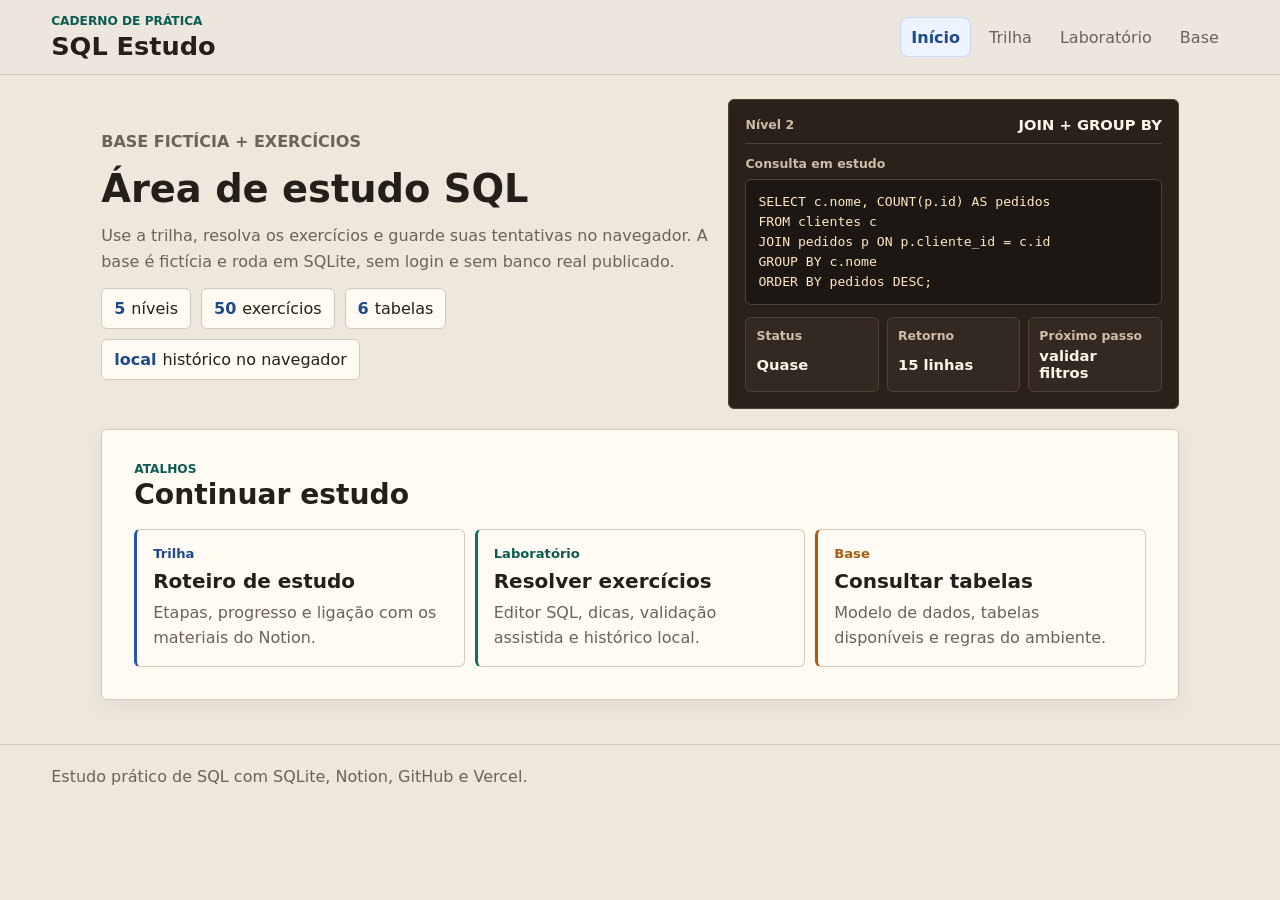
<file: index.html>
<!doctype html>
<html lang="pt-BR">
  <head>
    <meta charset="utf-8">
    <meta name="viewport" content="width=device-width, initial-scale=1">
    <meta
      name="description"
      content="Ambiente web de estudos SQL com trilha, laboratório e base de referência."
    >
    <title>SQL Estudo | Início</title>
    <link rel="icon" href="favicon.svg" type="image/svg+xml">
    <link rel="stylesheet" href="styles.css">
  </head>
  <body data-page="home">
    <header class="topbar">
      <div>
        <p class="eyebrow">Caderno de prática</p>
        <h1>SQL Estudo</h1>
      </div>
      <nav aria-label="Navegação principal">
        <a href="index.html">Início</a>
        <a href="trilha.html">Trilha</a>
        <a href="laboratorio.html">Laboratório</a>
        <a href="base.html">Base</a>
      </nav>
    </header>

    <main>
      <section class="overview" aria-labelledby="overview-title">
        <div class="overview-copy">
          <p class="eyebrow">Base fictícia + exercícios</p>
          <h2 id="overview-title">Área de estudo SQL</h2>
          <p>
            Use a trilha, resolva os exercícios e guarde suas tentativas no
            navegador. A base é fictícia e roda em SQLite, sem login e sem
            banco real publicado.
          </p>
          <div class="metrics" aria-label="Resumo do plano">
            <span><strong>5</strong> níveis</span>
            <span><strong>50</strong> exercícios</span>
            <span><strong>6</strong> tabelas</span>
            <span><strong>local</strong> histórico no navegador</span>
          </div>
        </div>
        <div class="study-preview" aria-label="Prévia de uma sessão de estudo">
          <div class="preview-header">
            <span>Nível 2</span>
            <strong>JOIN + GROUP BY</strong>
          </div>
          <div class="query-card">
            <span>Consulta em estudo</span>
            <pre><code>SELECT c.nome, COUNT(p.id) AS pedidos
FROM clientes c
JOIN pedidos p ON p.cliente_id = c.id
GROUP BY c.nome
ORDER BY pedidos DESC;</code></pre>
          </div>
          <div class="mini-result">
            <div>
              <span>Status</span>
              <strong>Quase</strong>
            </div>
            <div>
              <span>Retorno</span>
              <strong>15 linhas</strong>
            </div>
            <div>
              <span>Próximo passo</span>
              <strong>validar filtros</strong>
            </div>
          </div>
        </div>
      </section>

      <section class="section-band" aria-labelledby="areas-title">
        <div class="section-heading">
          <div>
            <p class="eyebrow">Atalhos</p>
            <h2 id="areas-title">Continuar estudo</h2>
          </div>
        </div>
        <div class="home-grid">
          <a class="home-card" href="trilha.html">
            <span>Trilha</span>
            <h3>Roteiro de estudo</h3>
            <p>Etapas, progresso e ligação com os materiais do Notion.</p>
          </a>
          <a class="home-card" href="laboratorio.html">
            <span>Laboratório</span>
            <h3>Resolver exercícios</h3>
            <p>Editor SQL, dicas, validação assistida e histórico local.</p>
          </a>
          <a class="home-card" href="base.html">
            <span>Base</span>
            <h3>Consultar tabelas</h3>
            <p>Modelo de dados, tabelas disponíveis e regras do ambiente.</p>
          </a>
        </div>
      </section>
    </main>

    <footer>
      <span>Estudo prático de SQL com SQLite, Notion, GitHub e Vercel.</span>
    </footer>

    <script src="app.js"></script>
  </body>
</html>
</file>
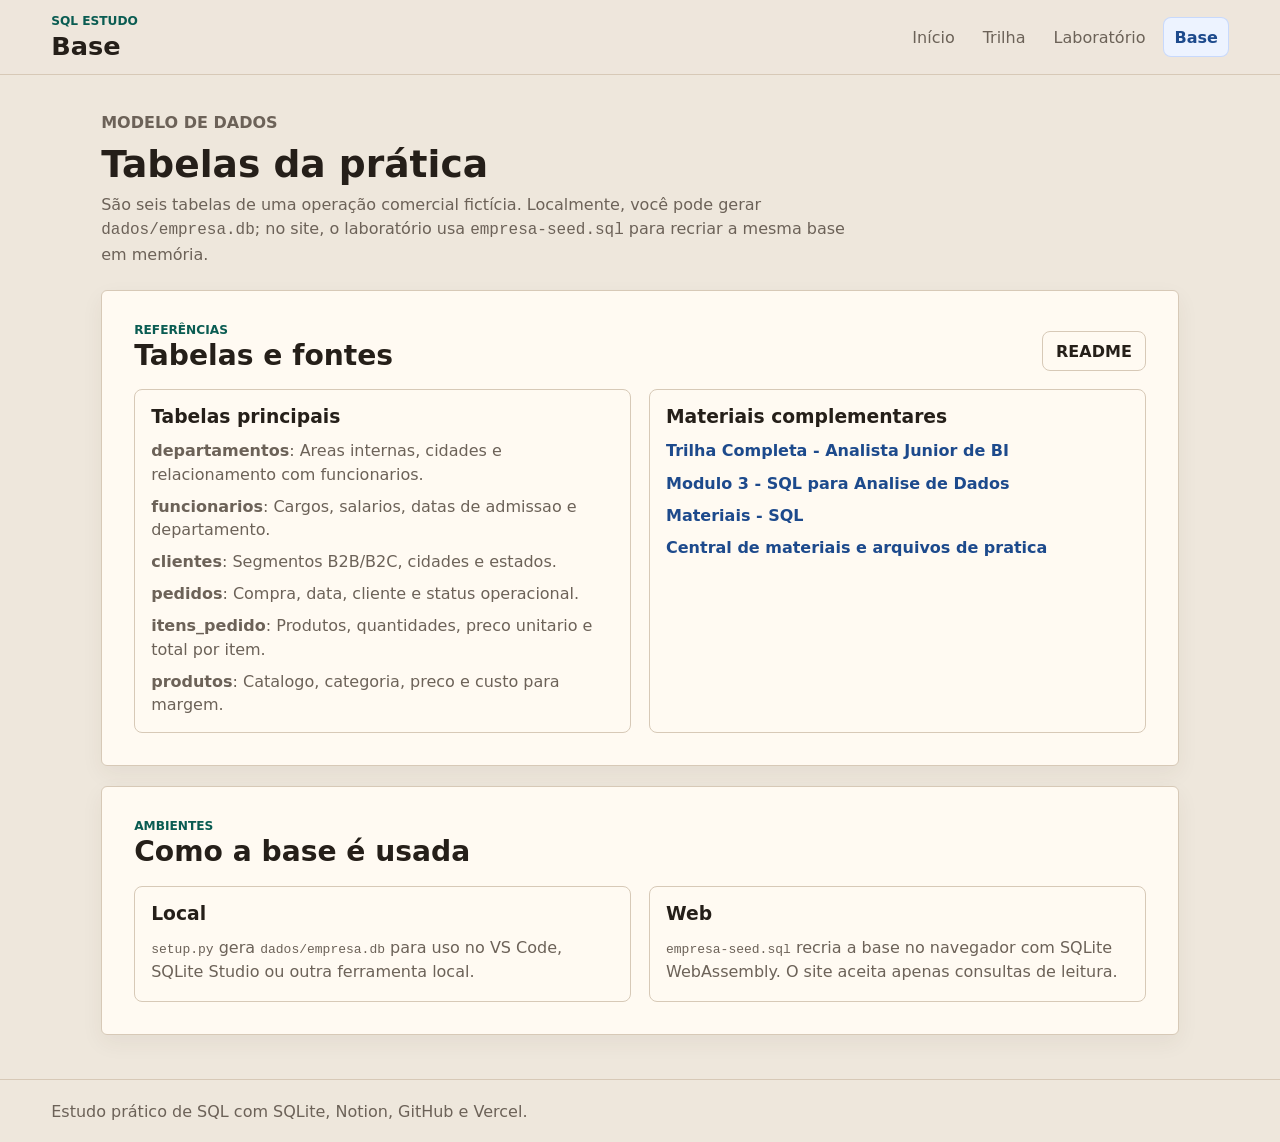
<file: base.html>
<!doctype html>
<html lang="pt-BR">
  <head>
    <meta charset="utf-8">
    <meta name="viewport" content="width=device-width, initial-scale=1">
    <meta name="description" content="Modelo de dados e referências da base SQL de estudo.">
    <title>SQL Estudo | Base</title>
    <link rel="icon" href="favicon.svg" type="image/svg+xml">
    <link rel="stylesheet" href="styles.css">
  </head>
  <body data-page="base">
    <header class="topbar">
      <div>
        <p class="eyebrow">SQL Estudo</p>
        <h1>Base</h1>
      </div>
      <nav aria-label="Navegação principal">
        <a href="index.html">Início</a>
        <a href="trilha.html">Trilha</a>
        <a href="laboratorio.html">Laboratório</a>
        <a href="base.html">Base</a>
      </nav>
    </header>

    <main>
      <section class="page-hero" aria-labelledby="base-hero-title">
        <p class="eyebrow">Modelo de dados</p>
        <h2 id="base-hero-title">Tabelas da prática</h2>
        <p>
          São seis tabelas de uma operação comercial fictícia. Localmente,
          você pode gerar <code>dados/empresa.db</code>; no site, o laboratório usa
          <code>empresa-seed.sql</code>
          para recriar a mesma base em memória.
        </p>
      </section>

      <section id="base" class="section-band" aria-labelledby="base-title">
        <div class="section-heading">
          <div>
            <p class="eyebrow">Referências</p>
            <h2 id="base-title">Tabelas e fontes</h2>
          </div>
          <a class="ghost-button" href="README.md">README</a>
        </div>
        <div class="reference-grid">
          <div>
            <h3>Tabelas principais</h3>
            <ul id="table-list"></ul>
          </div>
          <div>
            <h3>Materiais complementares</h3>
            <ul id="source-list"></ul>
          </div>
        </div>
      </section>

      <section class="section-band" aria-labelledby="ambientes-title">
        <div class="section-heading">
          <div>
            <p class="eyebrow">Ambientes</p>
            <h2 id="ambientes-title">Como a base é usada</h2>
          </div>
        </div>
        <div class="reference-grid">
          <div>
            <h3>Local</h3>
            <p>
              <code>setup.py</code> gera <code>dados/empresa.db</code> para
              uso no VS Code, SQLite Studio ou outra ferramenta local.
            </p>
          </div>
          <div>
            <h3>Web</h3>
            <p>
              <code>empresa-seed.sql</code> recria a base no navegador com
              SQLite WebAssembly. O site aceita apenas consultas de leitura.
            </p>
          </div>
        </div>
      </section>
    </main>

    <footer>
      <span>Estudo prático de SQL com SQLite, Notion, GitHub e Vercel.</span>
    </footer>

    <script src="app.js"></script>
  </body>
</html>
</file>
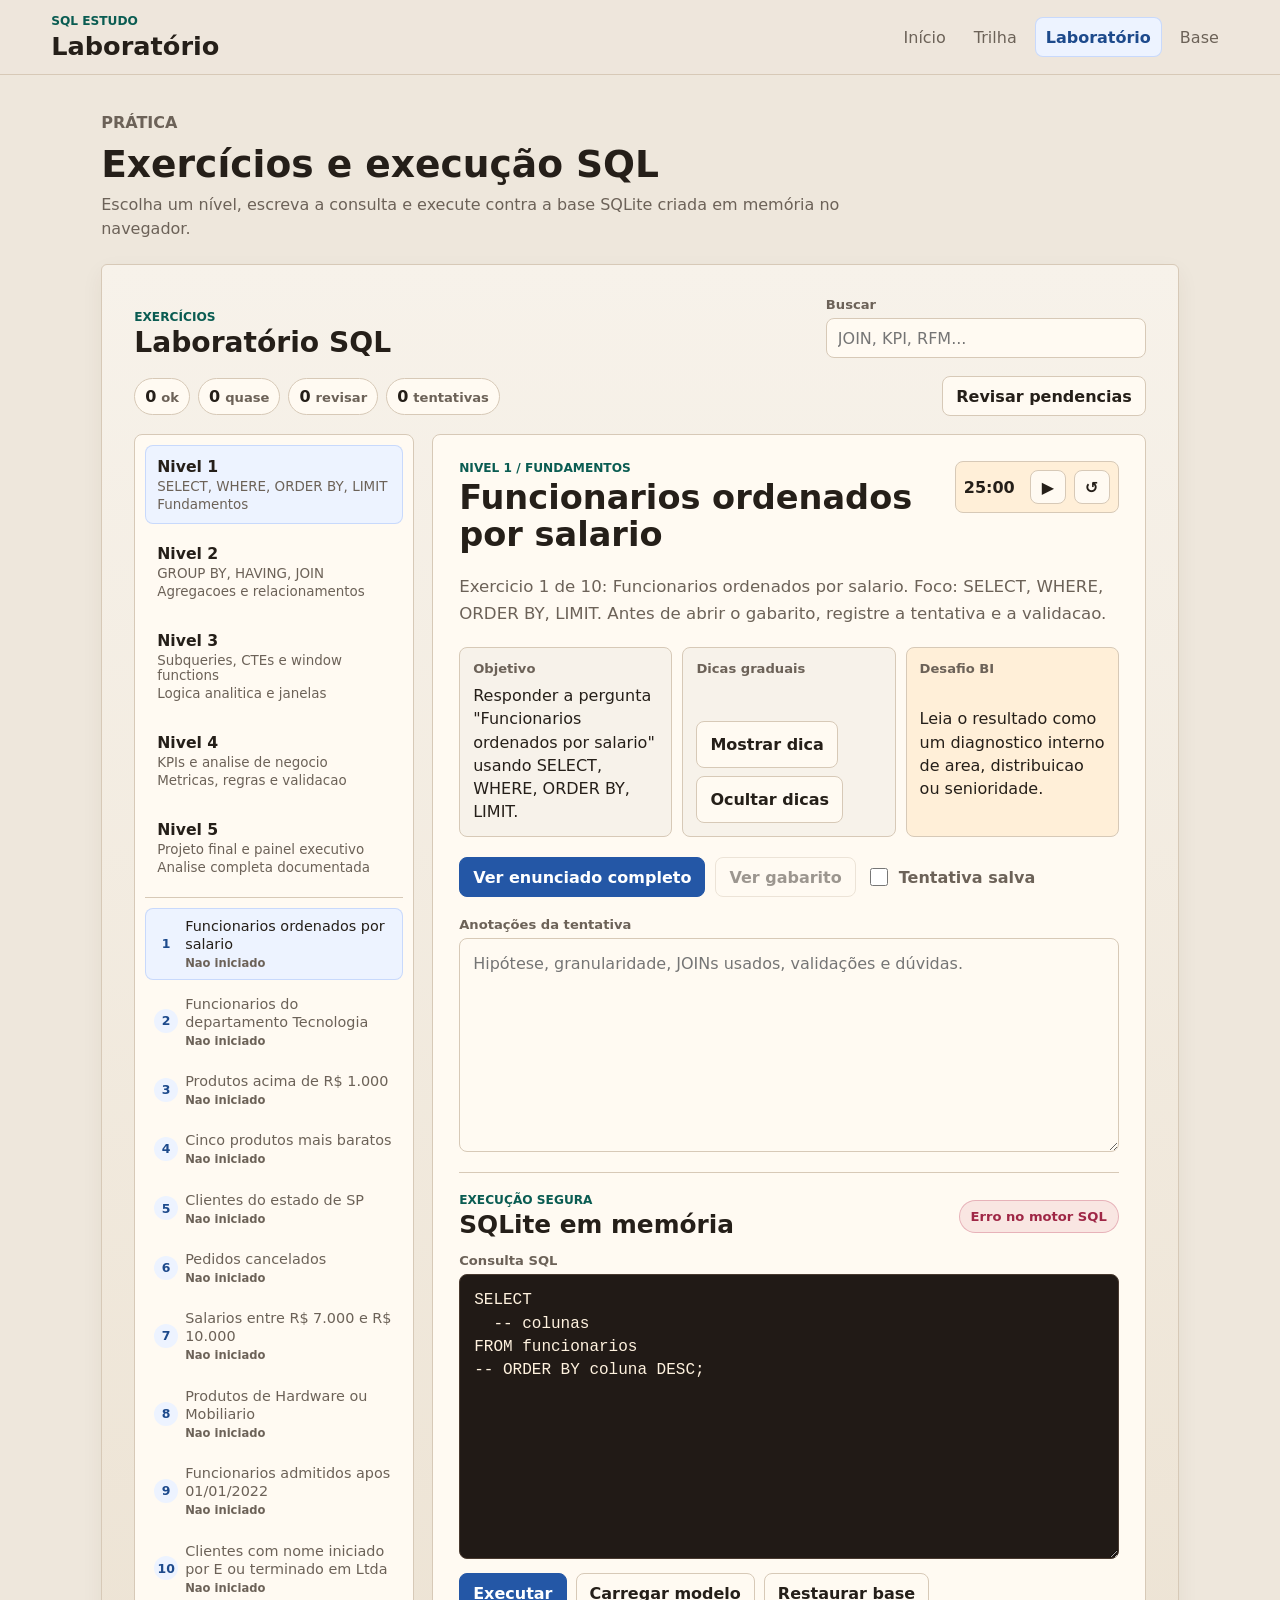
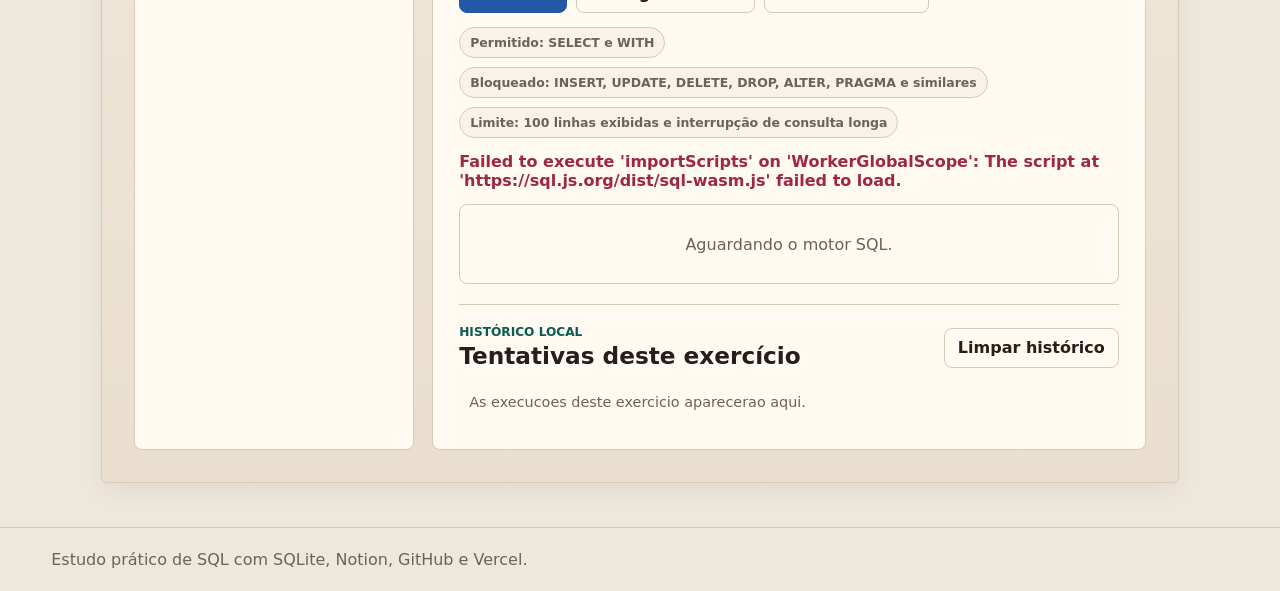
<file: laboratorio.html>
<!doctype html>
<html lang="pt-BR">
  <head>
    <meta charset="utf-8">
    <meta name="viewport" content="width=device-width, initial-scale=1">
    <meta
      name="description"
      content="Laboratório de exercícios SQL com execução segura em SQLite no navegador."
    >
    <title>SQL Estudo | Laboratório</title>
    <link rel="icon" href="favicon.svg" type="image/svg+xml">
    <link rel="stylesheet" href="styles.css">
  </head>
  <body data-page="laboratorio">
    <header class="topbar">
      <div>
        <p class="eyebrow">SQL Estudo</p>
        <h1>Laboratório</h1>
      </div>
      <nav aria-label="Navegação principal">
        <a href="index.html">Início</a>
        <a href="trilha.html">Trilha</a>
        <a href="laboratorio.html">Laboratório</a>
        <a href="base.html">Base</a>
      </nav>
    </header>

    <main>
      <section class="page-hero" aria-labelledby="laboratorio-hero-title">
        <p class="eyebrow">Prática</p>
        <h2 id="laboratorio-hero-title">Exercícios e execução SQL</h2>
        <p>
          Escolha um nível, escreva a consulta e execute contra a base SQLite
          criada em memória no navegador.
        </p>
      </section>

      <section
        id="laboratorio"
        class="section-band muted"
        aria-labelledby="laboratorio-title"
      >
        <div class="section-heading">
          <div>
            <p class="eyebrow">Exercícios</p>
            <h2 id="laboratorio-title">Laboratório SQL</h2>
          </div>
          <label class="search-box">
            <span>Buscar</span>
            <input id="exercise-search" type="search" placeholder="JOIN, KPI, RFM...">
          </label>
        </div>

        <div class="lab-toolbar" aria-label="Resumo do laboratório">
          <div id="lab-stats" class="lab-stats"></div>
          <button id="review-mode-toggle" class="ghost-button" type="button">
            Revisar pendências
          </button>
        </div>

        <div class="lab-layout">
          <aside class="level-panel" aria-label="Níveis de estudo">
            <div id="level-tabs" class="level-tabs"></div>
            <div id="exercise-list" class="exercise-list"></div>
          </aside>
          <article class="exercise-panel">
            <div class="exercise-header">
              <div>
                <p id="exercise-level" class="eyebrow"></p>
                <h3 id="exercise-title"></h3>
              </div>
              <div class="timer" aria-label="Temporizador de foco">
                <span id="timer-display">25:00</span>
                <button id="timer-toggle" class="icon-button" type="button" aria-label="Iniciar foco">
                  ▶
                </button>
                <button id="timer-reset" class="icon-button" type="button" aria-label="Reiniciar foco">
                  ↺
                </button>
              </div>
            </div>

            <p id="exercise-description" class="exercise-description"></p>

            <section class="study-assist" aria-label="Guia do exercício">
              <div class="assist-card">
                <span>Objetivo</span>
                <p id="exercise-goal"></p>
              </div>
              <div class="assist-card hint-card">
                <span>Dicas graduais</span>
                <ol id="exercise-hints" class="hint-list"></ol>
                <div class="hint-actions">
                  <button id="show-next-hint" class="ghost-button" type="button">
                    Mostrar dica
                  </button>
                  <button id="reset-hints" class="ghost-button" type="button">
                    Ocultar dicas
                  </button>
                </div>
              </div>
              <div class="assist-card bi-card">
                <span>Desafio BI</span>
                <p id="bi-challenge"></p>
              </div>
            </section>

            <div class="exercise-actions">
              <button id="exercise-file" class="primary-button" type="button">
                Ver enunciado completo
              </button>
              <button id="answer-file" class="ghost-button disabled-link" type="button" aria-disabled="true">
                Ver gabarito
              </button>
              <label class="attempt-check">
                <input id="attempt-check" type="checkbox">
                Tentativa salva
              </label>
            </div>
            <div id="resource-viewer" class="resource-viewer compact" aria-live="polite"></div>

            <label class="notes-box">
              <span>Anotações da tentativa</span>
              <textarea
                id="exercise-notes"
                rows="8"
                placeholder="Hipótese, granularidade, JOINs usados, validações e dúvidas."
              ></textarea>
            </label>

            <section id="execucao" class="sql-runner" aria-labelledby="sql-runner-title">
              <div class="runner-heading">
                <div>
                  <p class="eyebrow">Execução segura</p>
                  <h4 id="sql-runner-title">SQLite em memória</h4>
                </div>
                <span id="sql-engine-status" role="status" class="status-pill">Carregando motor SQL</span>
              </div>

              <label class="sql-editor-box">
                <span>Consulta SQL</span>
                <textarea
                  id="sql-editor"
                  rows="11"
                  spellcheck="false"
                  placeholder="Escreva uma consulta SELECT ou WITH e execute com Ctrl+Enter."
                ></textarea>
              </label>

              <div class="runner-actions">
                <button id="run-sql" class="primary-button" type="button">Executar</button>
                <button id="load-starter-sql" class="ghost-button" type="button">
                  Carregar modelo
                </button>
                <button id="reset-sql-db" class="ghost-button" type="button">
                  Restaurar base
                </button>
              </div>

              <div class="runner-rules" aria-label="Regras de segurança">
                <span>Permitido: SELECT e WITH</span>
                <span>Bloqueado: INSERT, UPDATE, DELETE, DROP, ALTER, PRAGMA e similares</span>
                <span>Limite: 100 linhas exibidas e interrupção de consulta longa</span>
              </div>

              <div id="sql-message" class="sql-message" role="status"></div>
              <div id="sql-insight" class="sql-insight"></div>
              <div id="sql-validation" class="sql-validation"></div>
              <div id="sql-result" class="sql-result" aria-live="polite"></div>
            </section>

            <section class="attempt-history" aria-labelledby="attempt-history-title">
              <div class="history-heading">
                <div>
                  <p class="eyebrow">Histórico local</p>
                  <h4 id="attempt-history-title">Tentativas deste exercício</h4>
                </div>
                <button id="clear-attempt-history" class="ghost-button" type="button">
                  Limpar histórico
                </button>
              </div>
              <div id="attempt-history-list" class="attempt-history-list"></div>
            </section>
          </article>
        </div>
      </section>
    </main>

    <footer>
      <span>Estudo prático de SQL com SQLite, Notion, GitHub e Vercel.</span>
    </footer>

    <script src="app.js"></script>
  </body>
</html>
</file>
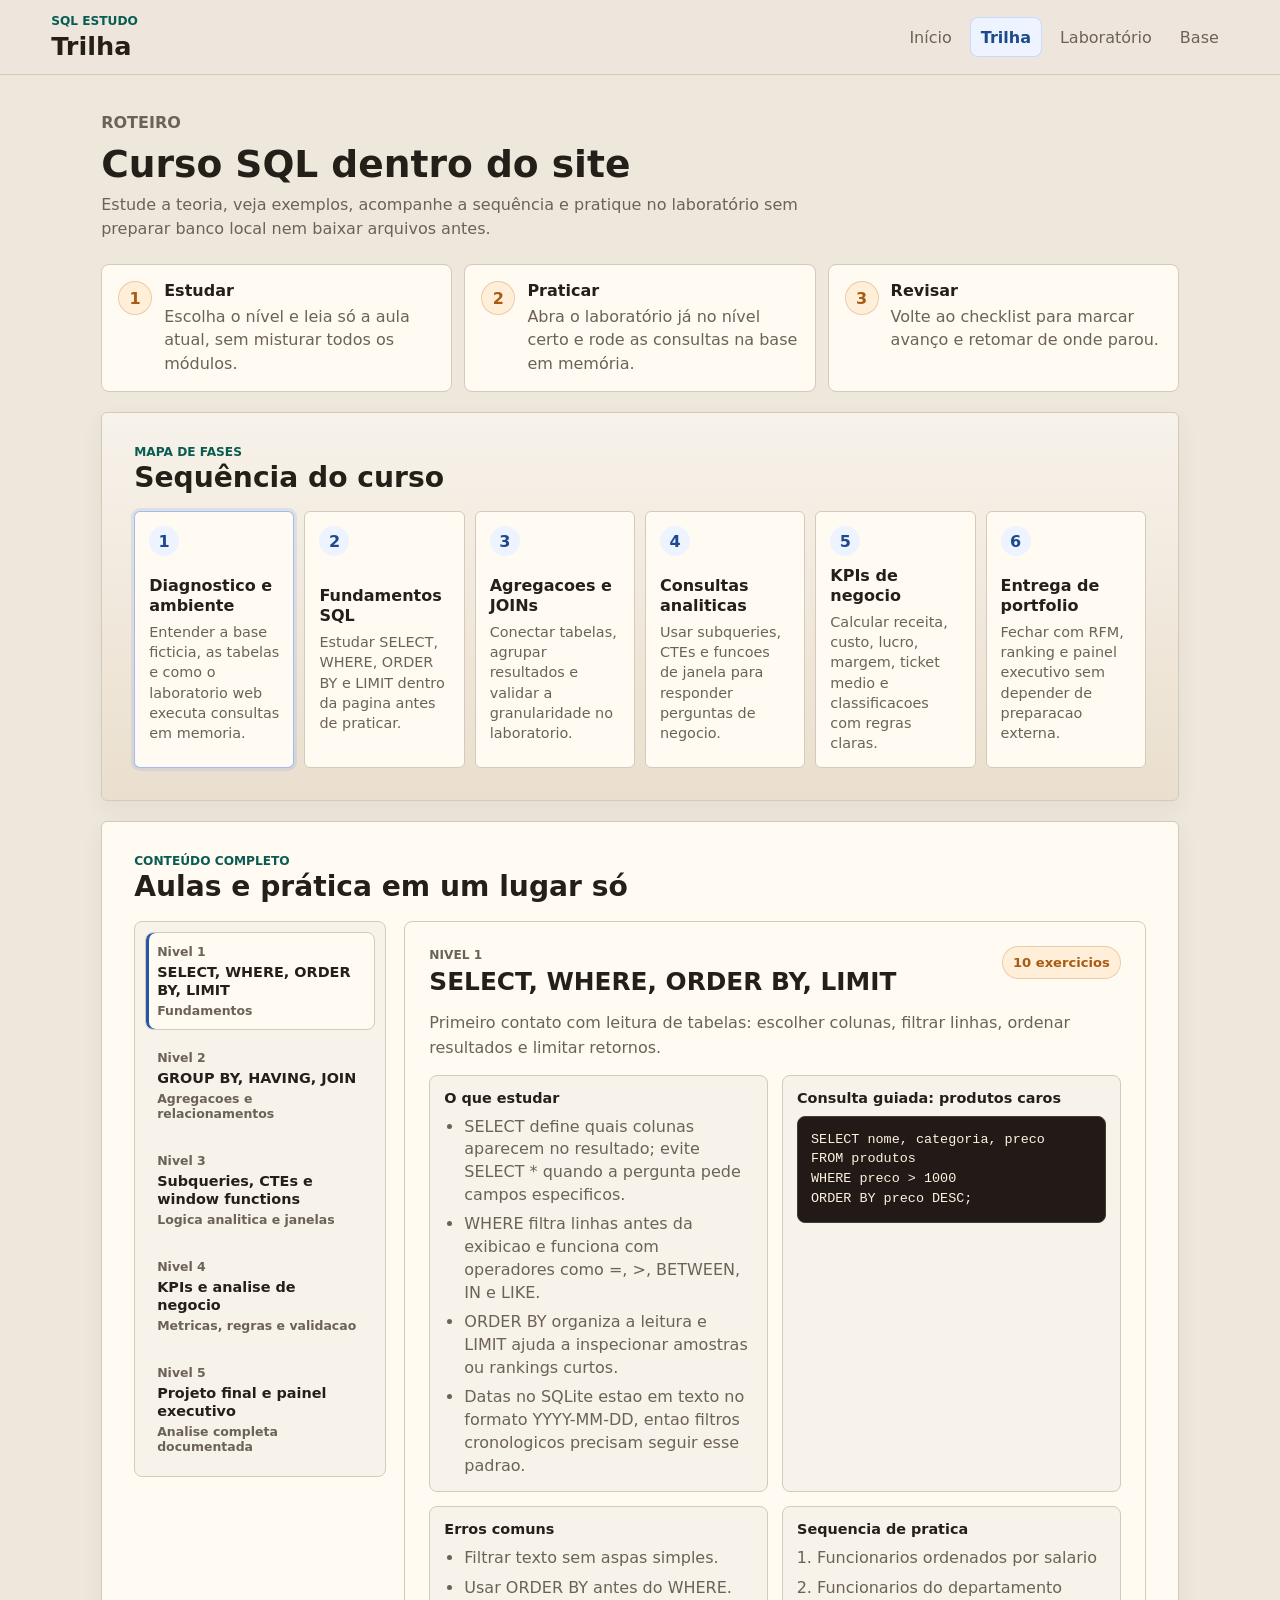
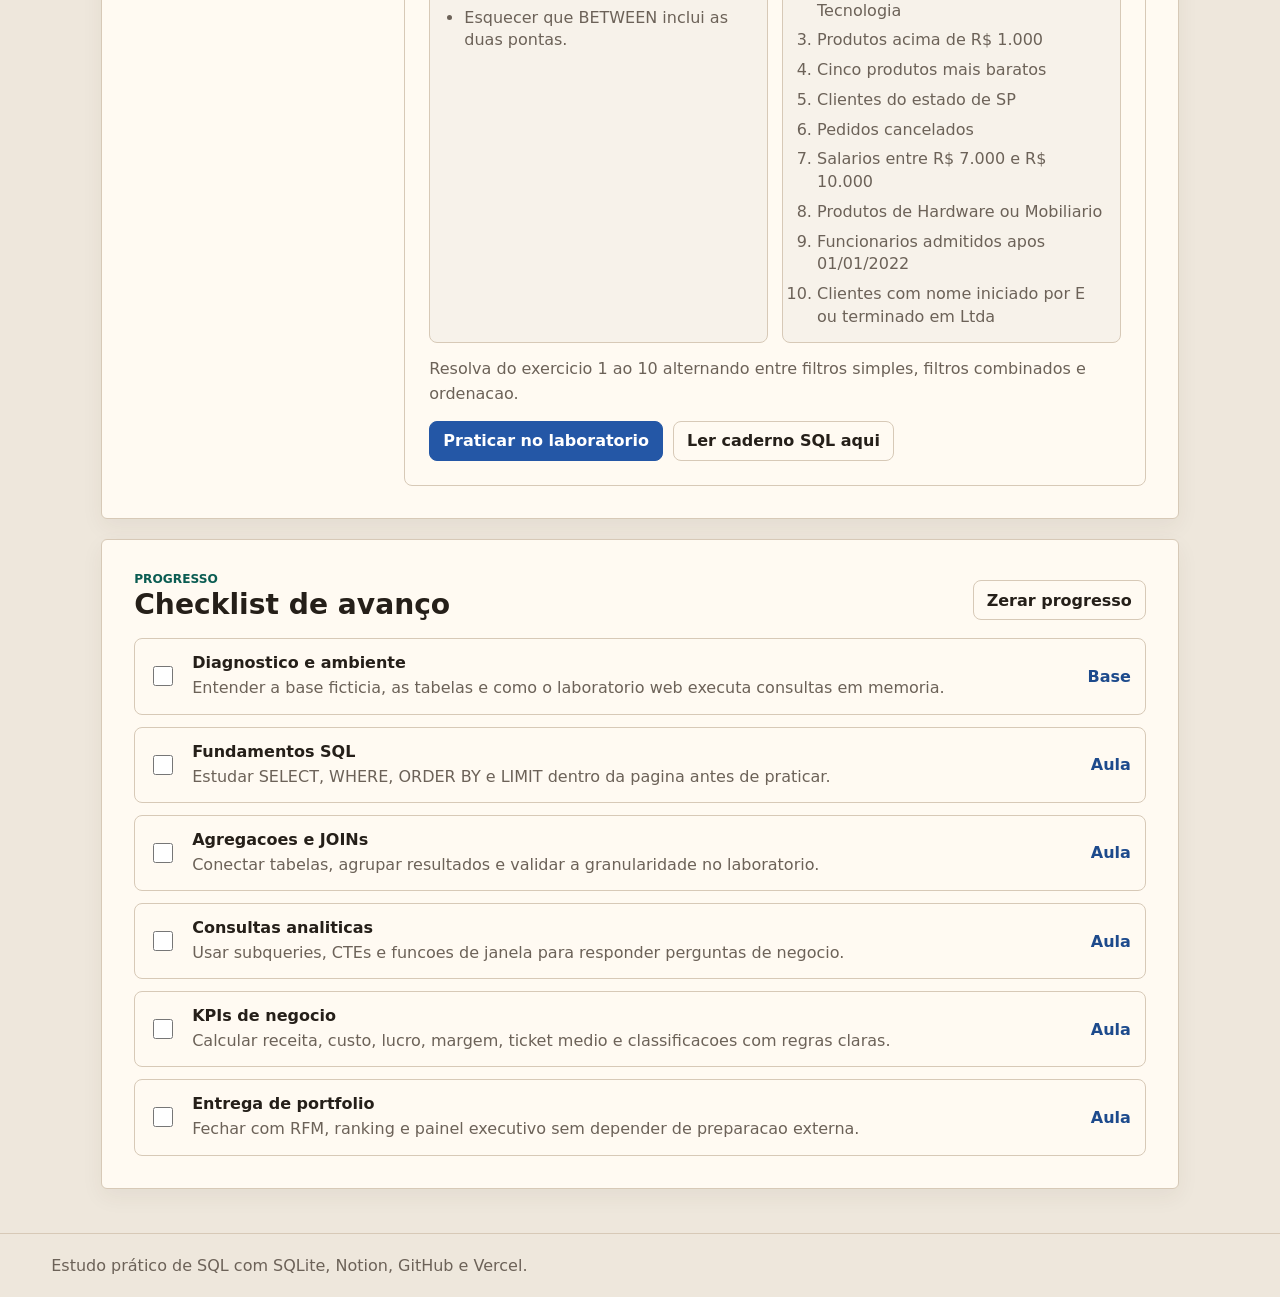
<file: trilha.html>
<!doctype html>
<html lang="pt-BR">
  <head>
    <meta charset="utf-8">
    <meta name="viewport" content="width=device-width, initial-scale=1">
    <meta name="description" content="Roteiro de estudo SQL com checklist e progresso local.">
    <title>SQL Estudo | Trilha</title>
    <link rel="icon" href="favicon.svg" type="image/svg+xml">
    <link rel="stylesheet" href="styles.css">
  </head>
  <body data-page="trilha">
    <header class="topbar">
      <div>
        <p class="eyebrow">SQL Estudo</p>
        <h1>Trilha</h1>
      </div>
      <nav aria-label="Navegação principal">
        <a href="index.html">Início</a>
        <a href="trilha.html">Trilha</a>
        <a href="laboratorio.html">Laboratório</a>
        <a href="base.html">Base</a>
      </nav>
    </header>

    <main>
      <section class="page-hero" aria-labelledby="trilha-hero-title">
        <p class="eyebrow">Roteiro</p>
        <h2 id="trilha-hero-title">Curso SQL dentro do site</h2>
        <p>
          Estude a teoria, veja exemplos, acompanhe a sequência e pratique no
          laboratório sem preparar banco local nem baixar arquivos antes.
        </p>
      </section>

      <section class="study-flow" aria-label="Fluxo de estudo">
        <div class="flow-card">
          <span>1</span>
          <div>
            <strong>Estudar</strong>
            <p>Escolha o nível e leia só a aula atual, sem misturar todos os módulos.</p>
          </div>
        </div>
        <div class="flow-card">
          <span>2</span>
          <div>
            <strong>Praticar</strong>
            <p>Abra o laboratório já no nível certo e rode as consultas na base em memória.</p>
          </div>
        </div>
        <div class="flow-card">
          <span>3</span>
          <div>
            <strong>Revisar</strong>
            <p>Volte ao checklist para marcar avanço e retomar de onde parou.</p>
          </div>
        </div>
      </section>

      <section class="section-band muted" aria-labelledby="mapa-title">
        <div class="section-heading">
          <div>
            <p class="eyebrow">Mapa de fases</p>
            <h2 id="mapa-title">Sequência do curso</h2>
          </div>
        </div>
        <div id="study-map" class="study-map" aria-live="polite"></div>
      </section>

      <section id="aulas" class="section-band" aria-labelledby="aulas-title">
        <div class="section-heading">
          <div>
            <p class="eyebrow">Conteúdo completo</p>
            <h2 id="aulas-title">Aulas e prática em um lugar só</h2>
          </div>
        </div>
        <div id="course-modules" class="course-grid" aria-live="polite"></div>
      </section>

      <section id="trilha" class="section-band" aria-labelledby="trilha-title">
        <div class="section-heading">
          <div>
            <p class="eyebrow">Progresso</p>
            <h2 id="trilha-title">Checklist de avanço</h2>
          </div>
          <button id="reset-progress" class="ghost-button" type="button">
            Zerar progresso
          </button>
        </div>
        <div id="timeline" class="timeline" aria-live="polite"></div>
      </section>
    </main>

    <footer>
      <span>Estudo prático de SQL com SQLite, Notion, GitHub e Vercel.</span>
    </footer>

    <script src="app.js"></script>
  </body>
</html>
</file>
<file: styles.css>
:root {
  --bg: #eee7dc;
  --surface: #f7f2ea;
  --surface-raised: #fffaf2;
  --surface-muted: #eadfce;
  --surface-blue: #edf3ff;
  --surface-teal: #e8f2ec;
  --surface-warm: #ffefd8;
  --text: #251f19;
  --muted: #6c6258;
  --line: #d7c9b7;
  --accent: #2457a6;
  --accent-dark: #1d4a8c;
  --teal: #0f6f63;
  --teal-dark: #0a5c52;
  --amber: #a85b12;
  --rose: #ad3d55;
  --indigo: #5b4fb0;
  --shadow: 0 18px 45px rgba(73, 52, 35, 0.1);
  font-family:
    Inter, ui-sans-serif, system-ui, -apple-system, BlinkMacSystemFont, "Segoe UI",
    sans-serif;
}

* {
  box-sizing: border-box;
}

html {
  scroll-behavior: smooth;
}

body {
  margin: 0;
  background: var(--bg);
  color: var(--text);
}

a {
  color: inherit;
  text-decoration: none;
}

button,
input,
textarea {
  font: inherit;
}

textarea {
  line-height: 1.45;
}

.topbar {
  align-items: center;
  background: rgba(238, 231, 220, 0.96);
  border-bottom: 1px solid var(--line);
  display: flex;
  gap: 24px;
  justify-content: space-between;
  padding: 14px clamp(18px, 4vw, 56px);
  position: sticky;
  top: 0;
  z-index: 10;
}

.topbar h1 {
  font-size: clamp(1.25rem, 2vw, 1.75rem);
  line-height: 1.1;
  margin: 4px 0 0;
}

.topbar nav {
  display: flex;
  gap: 8px;
}

.topbar nav a,
.ghost-button,
.primary-button,
.icon-button {
  align-items: center;
  border-radius: 8px;
  display: inline-flex;
  justify-content: center;
  min-height: 40px;
}

.topbar nav a {
  color: var(--muted);
  padding: 8px 10px;
}

.topbar nav a:hover {
  color: var(--accent-dark);
}

.topbar nav a.active {
  background: var(--surface-blue);
  border: 1px solid rgba(37, 99, 235, 0.18);
  color: var(--accent-dark);
  font-weight: 800;
}

main {
  display: grid;
  gap: 20px;
  margin: 0 auto;
  max-width: 1180px;
  padding: 24px clamp(18px, 4vw, 56px) 44px;
}

.overview {
  align-items: stretch;
  display: grid;
  gap: 18px;
  grid-template-columns: minmax(0, 1.15fr) minmax(320px, 0.85fr);
  min-height: 280px;
}

.overview-copy {
  align-content: center;
  display: grid;
  gap: 14px;
  padding: 22px 0;
}

.overview-copy h2,
.section-heading h2 {
  font-size: clamp(1.55rem, 3vw, 2.45rem);
  line-height: 1.08;
  margin: 0;
  max-width: 760px;
}

.overview-copy p {
  color: var(--muted);
  font-size: 1rem;
  line-height: 1.58;
  margin: 0;
  max-width: 720px;
}

.page-hero {
  display: grid;
  gap: 8px;
  padding: 12px 0 2px;
}

.page-hero h2 {
  font-size: clamp(1.55rem, 3vw, 2.35rem);
  line-height: 1.08;
  margin: 0;
  max-width: 820px;
}

.page-hero p {
  color: var(--muted);
  font-size: 1rem;
  line-height: 1.55;
  margin: 0;
  max-width: 760px;
}

.eyebrow {
  color: var(--teal-dark);
  font-size: 0.76rem;
  font-weight: 800;
  letter-spacing: 0;
  margin: 0;
  text-transform: uppercase;
}

.metrics {
  display: flex;
  flex-wrap: wrap;
  gap: 10px;
}

.metrics span {
  align-items: baseline;
  background: var(--surface-raised);
  border: 1px solid var(--line);
  border-radius: 6px;
  display: inline-flex;
  gap: 6px;
  padding: 10px 12px;
}

.metrics strong {
  color: var(--accent-dark);
  font-size: 1rem;
}

.home-grid {
  display: grid;
  gap: 10px;
  grid-template-columns: repeat(3, minmax(0, 1fr));
}

.home-card {
  background: var(--surface-raised);
  border: 1px solid var(--line);
  border-left: 3px solid var(--accent);
  border-radius: 6px;
  display: grid;
  gap: 8px;
  min-height: 138px;
  padding: 16px;
}

.home-card:hover {
  border-color: rgba(37, 99, 235, 0.35);
}

.home-card:nth-child(2) {
  border-left-color: var(--teal);
}

.home-card:nth-child(3) {
  border-left-color: var(--amber);
}

.home-card span {
  color: var(--accent-dark);
  font-size: 0.82rem;
  font-weight: 800;
}

.home-card:nth-child(2) span {
  color: var(--teal-dark);
}

.home-card:nth-child(3) span {
  color: var(--amber);
}

.home-card h3 {
  font-size: 1.25rem;
  margin: 0;
}

.home-card p {
  color: var(--muted);
  line-height: 1.55;
  margin: 0;
}

.study-preview {
  align-self: center;
  background: #2a211b;
  border: 1px solid #514133;
  border-radius: 6px;
  color: #fff5e8;
  display: grid;
  gap: 12px;
  padding: 16px;
}

.preview-header {
  align-items: center;
  border-bottom: 1px solid #514133;
  display: flex;
  justify-content: space-between;
  padding-bottom: 10px;
}

.preview-header span,
.query-card span,
.mini-result span {
  color: #cdbda9;
  font-size: 0.78rem;
  font-weight: 800;
}

.preview-header strong {
  font-size: 0.92rem;
}

.query-card {
  display: grid;
  gap: 8px;
}

.query-card pre {
  background: #1d1713;
  border: 1px solid #514133;
  border-radius: 6px;
  color: #ffe7c2;
  font-family:
    "Cascadia Code", "Fira Code", Consolas, "Liberation Mono", monospace;
  font-size: 0.82rem;
  line-height: 1.45;
  margin: 0;
  overflow-x: auto;
  padding: 12px;
}

.mini-result {
  display: grid;
  gap: 8px;
  grid-template-columns: repeat(3, minmax(0, 1fr));
}

.mini-result div {
  background: #342920;
  border: 1px solid #514133;
  border-radius: 6px;
  display: grid;
  gap: 4px;
  padding: 10px;
}

.mini-result strong {
  font-size: 0.92rem;
}

.section-band {
  background: var(--surface-raised);
  border: 1px solid var(--line);
  border-radius: 6px;
  box-shadow: 0 8px 22px rgba(73, 52, 35, 0.06);
  padding: clamp(18px, 3vw, 32px);
}

.section-band.muted {
  background: linear-gradient(180deg, var(--surface) 0%, var(--surface-muted) 100%);
}

.section-heading {
  align-items: end;
  display: flex;
  gap: 18px;
  justify-content: space-between;
  margin-bottom: 18px;
}

.section-heading h2 {
  font-size: clamp(1.25rem, 2.2vw, 1.85rem);
  margin-top: 4px;
}

.ghost-button,
.primary-button {
  border: 1px solid var(--line);
  font-weight: 800;
  padding: 9px 13px;
}

.ghost-button {
  background: var(--surface-raised);
  color: var(--text);
}

.primary-button {
  background: var(--accent);
  border-color: var(--accent);
  color: #ffffff;
}

.ghost-button:hover,
.primary-button:hover,
.icon-button:hover {
  border-color: rgba(37, 99, 235, 0.35);
}

.disabled-link {
  opacity: 0.45;
  pointer-events: none;
}

.study-flow {
  display: grid;
  gap: 12px;
  grid-template-columns: repeat(3, minmax(0, 1fr));
}

.flow-card {
  align-items: start;
  background: var(--surface-raised);
  border: 1px solid var(--line);
  border-radius: 8px;
  display: grid;
  gap: 12px;
  grid-template-columns: auto minmax(0, 1fr);
  padding: 16px;
}

.flow-card span {
  align-items: center;
  background: var(--surface-warm);
  border: 1px solid rgba(168, 91, 18, 0.24);
  border-radius: 999px;
  color: var(--amber);
  display: inline-flex;
  font-weight: 900;
  height: 34px;
  justify-content: center;
  width: 34px;
}

.flow-card strong {
  display: block;
  margin-bottom: 5px;
}

.flow-card p {
  color: var(--muted);
  line-height: 1.45;
  margin: 0;
}

.study-map {
  display: grid;
  gap: 10px;
  grid-template-columns: repeat(6, minmax(0, 1fr));
}

.map-step {
  background: var(--surface-raised);
  border: 1px solid var(--line);
  border-radius: 6px;
  display: grid;
  gap: 10px;
  min-height: 170px;
  padding: 14px;
}

.map-step span {
  align-items: center;
  background: var(--surface-blue);
  border-radius: 999px;
  color: var(--accent-dark);
  display: inline-flex;
  font-weight: 900;
  height: 30px;
  justify-content: center;
  width: 30px;
}

.map-step strong {
  display: block;
  line-height: 1.25;
  margin-bottom: 6px;
}

.map-step p {
  color: var(--muted);
  font-size: 0.9rem;
  line-height: 1.4;
  margin: 0;
}

.map-step.done {
  background: var(--surface-teal);
  border-color: rgba(15, 118, 110, 0.32);
}

.map-step.done span {
  background: var(--teal);
  color: #ffffff;
}

.map-step.current {
  border-color: rgba(37, 99, 235, 0.42);
  box-shadow: 0 0 0 3px rgba(37, 99, 235, 0.1);
}

.timeline {
  display: grid;
  gap: 12px;
}

.step-row {
  align-items: center;
  background: var(--surface-raised);
  border: 1px solid var(--line);
  border-radius: 8px;
  display: grid;
  gap: 16px;
  grid-template-columns: auto minmax(0, 1fr) auto;
  padding: 14px;
}

.step-row.done {
  background: var(--surface-teal);
  border-color: rgba(15, 118, 110, 0.32);
}

.step-check {
  accent-color: var(--teal);
  height: 20px;
  width: 20px;
}

.step-row h3 {
  font-size: 1rem;
  margin: 0 0 4px;
}

.step-row p {
  color: var(--muted);
  line-height: 1.45;
  margin: 0;
}

.source-link {
  color: var(--accent-dark);
  font-weight: 800;
  white-space: nowrap;
}

.course-grid {
  display: grid;
  gap: 18px;
}

.course-workspace {
  align-items: start;
  display: grid;
  gap: 18px;
  grid-template-columns: minmax(220px, 0.34fr) minmax(0, 1fr);
}

.course-nav {
  background: var(--surface);
  border: 1px solid var(--line);
  border-radius: 8px;
  display: grid;
  gap: 8px;
  padding: 10px;
  position: sticky;
  top: 88px;
}

.course-tab {
  background: transparent;
  border: 1px solid transparent;
  border-radius: 8px;
  color: var(--text);
  cursor: pointer;
  display: grid;
  gap: 4px;
  padding: 11px;
  text-align: left;
}

.course-tab:hover,
.course-tab.active {
  background: var(--surface-raised);
  border-color: var(--line);
}

.course-tab.active {
  box-shadow: inset 3px 0 0 var(--accent);
}

.course-tab span,
.course-tab small {
  color: var(--muted);
  font-size: 0.78rem;
  font-weight: 800;
}

.course-tab strong {
  font-size: 0.9rem;
  line-height: 1.25;
}

.course-card {
  background: var(--surface-raised);
  border: 1px solid var(--line);
  border-radius: 8px;
  display: grid;
  gap: 14px;
  padding: clamp(16px, 3vw, 24px);
}

.course-card-header {
  align-items: start;
  display: flex;
  gap: 14px;
  justify-content: space-between;
}

.course-card-header h3 {
  font-size: clamp(1.2rem, 2vw, 1.55rem);
  line-height: 1.15;
  margin: 4px 0 0;
}

.course-card-header > span {
  background: var(--surface-warm);
  border: 1px solid rgba(168, 91, 18, 0.24);
  border-radius: 999px;
  color: var(--amber);
  flex: 0 0 auto;
  font-size: 0.82rem;
  font-weight: 900;
  padding: 8px 10px;
}

.course-card p,
.practice-note {
  color: var(--muted);
  line-height: 1.55;
  margin: 0;
}

.course-sections {
  display: grid;
  gap: 14px;
  grid-template-columns: repeat(2, minmax(0, 1fr));
}

.lesson-block,
.exercise-outline,
.lesson-example {
  background: var(--surface);
  border: 1px solid var(--line);
  border-radius: 8px;
  padding: 14px;
}

.lesson-block strong,
.exercise-outline strong,
.lesson-example span {
  color: var(--text);
  display: block;
  font-size: 0.9rem;
  font-weight: 900;
  margin-bottom: 10px;
}

.lesson-block ul,
.exercise-outline ol {
  display: grid;
  gap: 7px;
  margin: 0;
  padding-left: 20px;
}

.lesson-block li,
.exercise-outline li {
  color: var(--muted);
  line-height: 1.42;
}

.lesson-example pre,
.resource-viewer pre {
  background: #211a16;
  border: 1px solid #493a30;
  border-radius: 8px;
  color: #fff2df;
  font-family:
    "Cascadia Code", "Fira Code", Consolas, "Liberation Mono", monospace;
  font-size: 0.84rem;
  line-height: 1.48;
  margin: 0;
  overflow-x: auto;
  padding: 13px;
}

.course-actions {
  align-items: center;
  display: flex;
  flex-wrap: wrap;
  gap: 10px;
}

.resource-viewer {
  display: none;
}

.resource-viewer.is-open {
  background: var(--surface-raised);
  border: 1px solid var(--line);
  border-radius: 8px;
  display: grid;
  gap: 12px;
  margin-top: 16px;
  padding: 14px;
}

.resource-viewer.compact.is-open {
  margin-top: 0;
}

.resource-header {
  align-items: center;
  display: flex;
  gap: 12px;
  justify-content: space-between;
}

.resource-header span {
  color: var(--muted);
  font-size: 0.78rem;
  font-weight: 800;
}

.resource-header strong {
  display: block;
  margin-top: 3px;
}

.search-box,
.notes-box {
  display: grid;
  gap: 6px;
}

.search-box span,
.notes-box span {
  color: var(--muted);
  font-size: 0.82rem;
  font-weight: 800;
}

.search-box input,
.notes-box textarea {
  background: var(--surface-raised);
  border: 1px solid var(--line);
  border-radius: 8px;
  color: var(--text);
  outline: none;
}

.search-box input {
  min-height: 40px;
  padding: 8px 11px;
  width: min(320px, 70vw);
}

.search-box input:focus,
.notes-box textarea:focus {
  border-color: var(--accent);
  box-shadow: 0 0 0 3px rgba(37, 99, 235, 0.14);
}

.lab-toolbar {
  align-items: center;
  display: flex;
  gap: 12px;
  justify-content: space-between;
  margin-bottom: 18px;
}

.lab-stats {
  display: flex;
  flex-wrap: wrap;
  gap: 8px;
}

.lab-stats span {
  align-items: baseline;
  background: var(--surface-raised);
  border: 1px solid var(--line);
  border-radius: 999px;
  color: var(--muted);
  display: inline-flex;
  font-size: 0.82rem;
  font-weight: 800;
  gap: 5px;
  padding: 8px 10px;
}

.lab-stats strong {
  color: var(--text);
  font-size: 1rem;
}

.active-filter {
  background: var(--surface-blue);
  border-color: rgba(37, 99, 235, 0.3);
  color: var(--accent-dark);
}

.lab-layout {
  display: grid;
  gap: 18px;
  grid-template-columns: 280px minmax(0, 1fr);
}

.level-panel,
.exercise-panel {
  background: var(--surface-raised);
  border: 1px solid var(--line);
  border-radius: 8px;
}

.level-panel {
  padding: 10px;
}

.level-tabs {
  display: grid;
  gap: 8px;
}

.exercise-list {
  border-top: 1px solid var(--line);
  display: grid;
  gap: 6px;
  margin-top: 10px;
  padding-top: 10px;
}

.level-tab {
  background: transparent;
  border: 1px solid transparent;
  border-radius: 8px;
  color: var(--text);
  cursor: pointer;
  display: grid;
  gap: 3px;
  padding: 11px;
  text-align: left;
}

.level-tab strong {
  font-size: 0.98rem;
}

.level-tab span {
  color: var(--muted);
  font-size: 0.84rem;
}

.level-tab.active,
.level-tab:hover {
  background: var(--surface-blue);
  border-color: rgba(37, 99, 235, 0.18);
}

.exercise-item {
  align-items: center;
  background: transparent;
  border: 1px solid transparent;
  border-radius: 8px;
  color: var(--muted);
  cursor: pointer;
  display: grid;
  font-size: 0.9rem;
  gap: 3px;
  grid-template-columns: 28px minmax(0, 1fr);
  line-height: 1.25;
  padding: 8px;
  text-align: left;
}

.exercise-item span:first-child {
  align-items: center;
  background: var(--surface-blue);
  border-radius: 999px;
  color: var(--accent-dark);
  display: inline-flex;
  font-size: 0.78rem;
  font-weight: 900;
  height: 24px;
  justify-content: center;
  width: 24px;
}

.exercise-item.active,
.exercise-item:hover {
  background: var(--surface-blue);
  border-color: rgba(37, 99, 235, 0.18);
  color: var(--text);
}

.exercise-item.done span:first-child {
  background: rgba(15, 118, 110, 0.16);
  color: var(--teal-dark);
}

.exercise-item small {
  color: var(--muted);
  display: block;
  font-size: 0.72rem;
  font-weight: 800;
  margin-top: 3px;
}

.exercise-item.status-correct span:first-child {
  background: var(--teal);
  color: #ffffff;
}

.exercise-item.status-almost span:first-child {
  background: #fde9bd;
  color: #92400e;
}

.exercise-item.status-review span:first-child {
  background: #f9dce3;
  color: #9f2746;
}

.empty-list {
  color: var(--muted);
  font-size: 0.9rem;
  line-height: 1.45;
  padding: 10px;
}

.exercise-panel {
  display: grid;
  gap: 20px;
  padding: clamp(16px, 3vw, 26px);
}

.exercise-header {
  align-items: start;
  display: flex;
  gap: 18px;
  justify-content: space-between;
}

.exercise-header h3 {
  font-size: clamp(1.35rem, 3vw, 2.1rem);
  line-height: 1.1;
  margin: 5px 0 0;
}

.timer {
  align-items: center;
  background: var(--surface-warm);
  border: 1px solid var(--line);
  border-radius: 8px;
  display: flex;
  flex: 0 0 auto;
  gap: 8px;
  padding: 8px;
}

.timer span {
  font-variant-numeric: tabular-nums;
  font-weight: 900;
  min-width: 58px;
}

.icon-button {
  background: var(--surface-raised);
  border: 1px solid var(--line);
  color: var(--text);
  cursor: pointer;
  font-weight: 900;
  min-height: 34px;
  width: 36px;
}

.exercise-description {
  color: var(--muted);
  font-size: 1.04rem;
  line-height: 1.6;
  margin: 0;
}

.study-assist {
  display: grid;
  gap: 10px;
  grid-template-columns: repeat(3, minmax(0, 1fr));
}

.assist-card {
  background: var(--surface);
  border: 1px solid var(--line);
  border-radius: 8px;
  display: grid;
  gap: 8px;
  padding: 13px;
}

.assist-card span,
.sql-editor-box span {
  color: var(--muted);
  font-size: 0.82rem;
  font-weight: 800;
}

.assist-card p {
  color: var(--text);
  line-height: 1.45;
  margin: 0;
}

.hint-list {
  display: grid;
  gap: 7px;
  margin: 0;
  padding-left: 18px;
}

.hint-list li {
  color: var(--muted);
  display: none;
  line-height: 1.4;
}

.hint-list li.visible {
  display: list-item;
}

.hint-actions {
  display: flex;
  flex-wrap: wrap;
  gap: 8px;
}

.bi-card {
  background: var(--surface-warm);
}

.exercise-actions {
  align-items: center;
  display: flex;
  flex-wrap: wrap;
  gap: 10px;
}

.attempt-check {
  align-items: center;
  color: var(--muted);
  display: inline-flex;
  font-weight: 800;
  gap: 8px;
}

.attempt-check input {
  accent-color: var(--teal);
  height: 18px;
  width: 18px;
}

.notes-box textarea {
  min-height: 190px;
  padding: 13px;
  resize: vertical;
  width: 100%;
}

.sql-runner {
  border-top: 1px solid var(--line);
  display: grid;
  gap: 14px;
  padding-top: 20px;
}

.runner-heading {
  align-items: center;
  display: flex;
  gap: 14px;
  justify-content: space-between;
}

.runner-heading h4 {
  font-size: clamp(1.2rem, 2vw, 1.55rem);
  line-height: 1.15;
  margin: 4px 0 0;
}

.status-pill {
  background: var(--surface);
  border: 1px solid var(--line);
  border-radius: 999px;
  color: var(--muted);
  font-size: 0.82rem;
  font-weight: 900;
  padding: 8px 11px;
  text-align: center;
}

.status-pill.ready {
  background: rgba(15, 118, 110, 0.12);
  border-color: rgba(15, 118, 110, 0.35);
  color: var(--teal-dark);
}

.status-pill.error {
  background: rgba(190, 58, 90, 0.1);
  border-color: rgba(190, 58, 90, 0.3);
  color: #9f2746;
}

.sql-editor-box {
  display: grid;
  gap: 6px;
}

.sql-editor-box textarea {
  background: #211a16;
  border: 1px solid #493a30;
  border-radius: 8px;
  color: #fff2df;
  font-family:
    "Cascadia Code", "Fira Code", Consolas, "Liberation Mono", monospace;
  min-height: 260px;
  outline: none;
  padding: 14px;
  resize: vertical;
  tab-size: 2;
  width: 100%;
}

.sql-editor-box textarea:focus {
  border-color: var(--accent);
  box-shadow: 0 0 0 3px rgba(168, 91, 18, 0.18);
}

.runner-actions,
.runner-rules {
  display: flex;
  flex-wrap: wrap;
  gap: 9px;
}

.runner-rules span {
  background: var(--surface);
  border: 1px solid var(--line);
  border-radius: 999px;
  color: var(--muted);
  font-size: 0.78rem;
  font-weight: 800;
  padding: 7px 10px;
}

.sql-message {
  color: var(--muted);
  font-weight: 800;
  min-height: 22px;
}

.sql-message.error {
  color: #9f2746;
}

.sql-insight {
  background: var(--surface-blue);
  border: 1px solid rgba(37, 99, 235, 0.2);
  border-radius: 8px;
  color: var(--accent-dark);
  line-height: 1.45;
  min-height: 0;
  padding: 11px 12px;
}

.sql-insight:empty,
.sql-validation:empty {
  display: none;
}

.sql-validation {
  display: grid;
}

.validation-card {
  border: 1px solid var(--line);
  border-radius: 8px;
  display: grid;
  gap: 8px;
  padding: 12px;
}

.validation-card strong {
  font-size: 0.95rem;
}

.validation-card ul {
  display: grid;
  gap: 6px;
  list-style: none;
  margin: 0;
  padding: 0;
}

.validation-card li {
  color: var(--muted);
  font-size: 0.9rem;
  line-height: 1.35;
}

.validation-card li::before {
  content: "•";
  font-weight: 900;
  margin-right: 7px;
}

.validation-card li.ok::before {
  color: var(--teal);
}

.validation-card li.missing::before {
  color: var(--rose);
}

.status-correct {
  background: var(--surface-teal);
  border-color: rgba(15, 118, 110, 0.3);
}

.status-almost {
  background: var(--surface-warm);
  border-color: rgba(180, 83, 9, 0.28);
}

.status-review {
  background: #fae8ed;
  border-color: rgba(190, 58, 90, 0.26);
}

.sql-result {
  border: 1px solid var(--line);
  border-radius: 8px;
  max-height: 420px;
  min-height: 80px;
  overflow: auto;
}

.sql-result.empty {
  align-items: center;
  color: var(--muted);
  display: flex;
  justify-content: center;
  padding: 18px;
}

.sql-result table {
  border-collapse: collapse;
  font-size: 0.9rem;
  min-width: 100%;
}

.sql-result th,
.sql-result td {
  border-bottom: 1px solid var(--line);
  padding: 9px 10px;
  text-align: left;
  vertical-align: top;
  white-space: nowrap;
}

.sql-result th {
  background: var(--surface-blue);
  color: var(--accent-dark);
  font-size: 0.78rem;
  position: sticky;
  text-transform: uppercase;
  top: 0;
  z-index: 1;
}

.sql-result td {
  color: var(--text);
  font-variant-numeric: tabular-nums;
}

.reference-grid {
  display: grid;
  gap: 18px;
  grid-template-columns: repeat(2, minmax(0, 1fr));
}

.reference-grid > div {
  border: 1px solid var(--line);
  border-radius: 8px;
  padding: 16px;
}

.reference-grid h3 {
  margin: 0 0 12px;
}

.reference-grid p {
  color: var(--muted);
  line-height: 1.55;
  margin: 0;
}

.reference-grid ul {
  display: grid;
  gap: 9px;
  list-style: none;
  margin: 0;
  padding: 0;
}

.reference-grid li {
  color: var(--muted);
  line-height: 1.45;
}

.reference-grid a {
  color: var(--accent-dark);
  font-weight: 800;
}

.attempt-history {
  border-top: 1px solid var(--line);
  display: grid;
  gap: 12px;
  padding-top: 20px;
}

.history-heading {
  align-items: center;
  display: flex;
  gap: 12px;
  justify-content: space-between;
}

.history-heading h4 {
  font-size: clamp(1.15rem, 2vw, 1.45rem);
  line-height: 1.15;
  margin: 4px 0 0;
}

.attempt-history-list {
  display: grid;
  gap: 8px;
}

.attempt-row {
  align-items: center;
  border: 1px solid var(--line);
  border-radius: 8px;
  display: flex;
  gap: 12px;
  justify-content: space-between;
  padding: 10px;
}

.attempt-row span {
  color: var(--muted);
  display: block;
  font-size: 0.86rem;
  margin-top: 3px;
}

footer {
  border-top: 1px solid var(--line);
  color: var(--muted);
  padding: 22px clamp(18px, 4vw, 56px);
}

@media (max-width: 900px) {
  .overview,
  .lab-layout,
  .reference-grid,
  .home-grid,
  .study-assist,
  .study-map,
  .study-flow,
  .course-workspace,
  .course-sections {
    grid-template-columns: 1fr;
  }

  .course-nav {
    position: static;
  }

  .mini-result {
    grid-template-columns: 1fr;
  }
}

@media (max-width: 680px) {
  .topbar,
  .section-heading,
  .exercise-header,
  .course-card-header,
  .resource-header,
  .runner-heading,
  .lab-toolbar,
  .history-heading,
  .attempt-row {
    align-items: stretch;
    flex-direction: column;
  }

  .topbar nav {
    overflow-x: auto;
  }

  .step-row {
    grid-template-columns: auto minmax(0, 1fr);
  }

  .step-row .source-link {
    grid-column: 2;
  }

  .study-preview {
    padding: 12px;
  }
}
</file>
